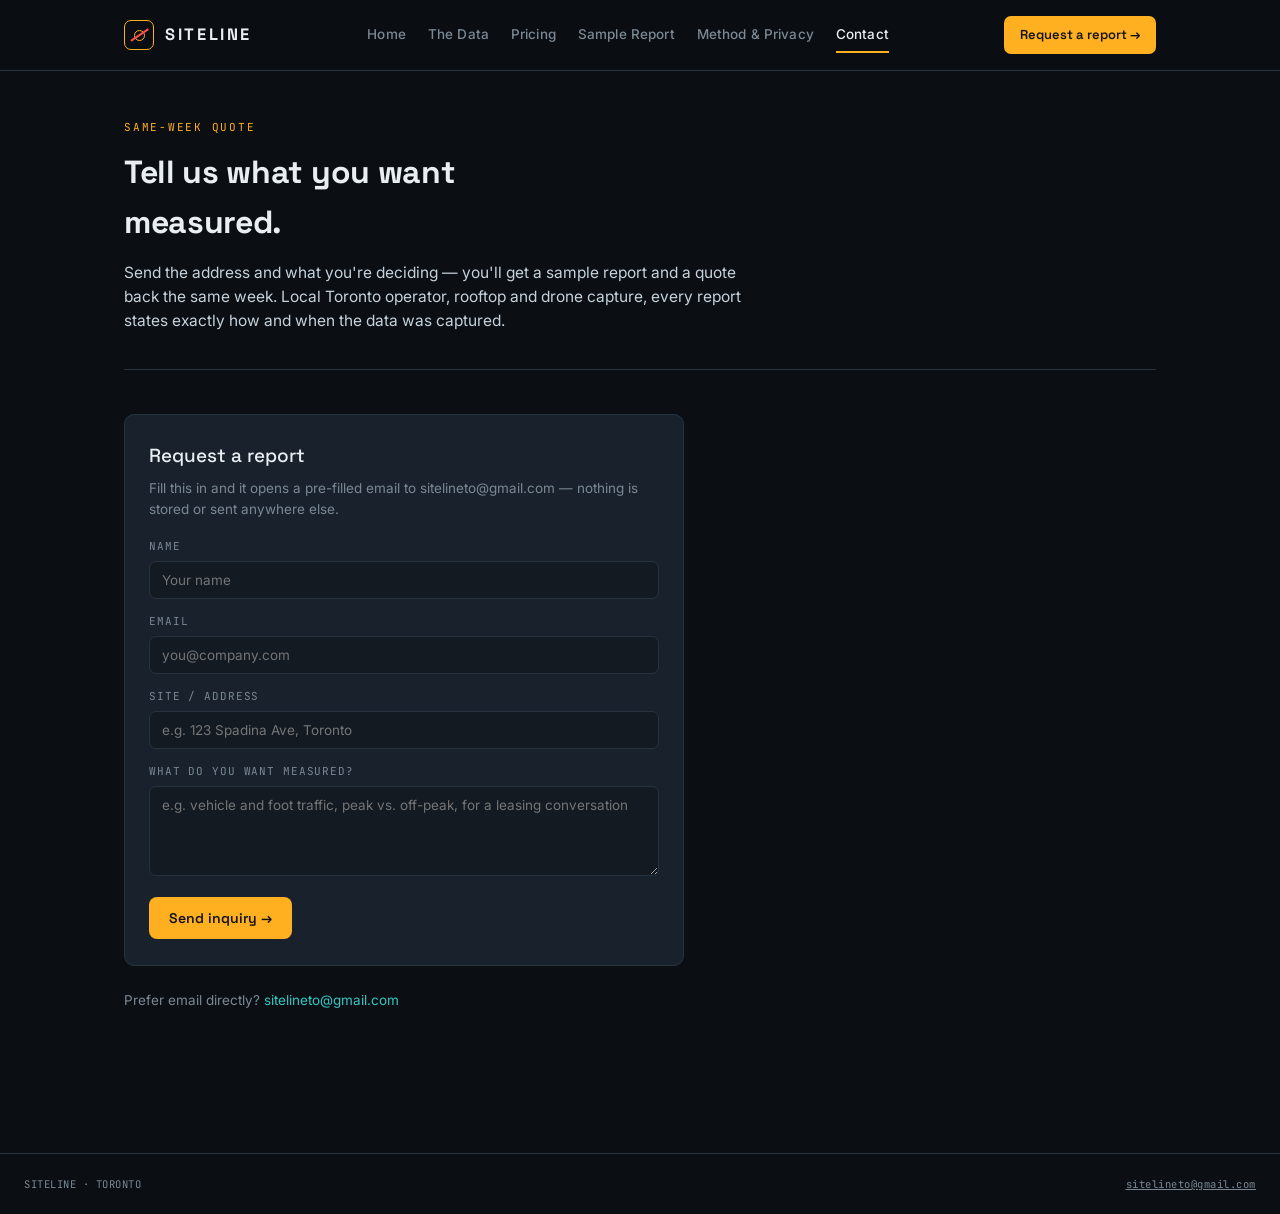
<file: contact.html>
<!doctype html>
<html lang="en">
<head>
<meta charset="utf-8">
<meta name="viewport" content="width=device-width, initial-scale=1">
<title>Contact — SITELINE</title>
<meta name="description" content="Tell SITELINE what you want measured. Get a sample report and a quote back the same week.">
<link rel="preconnect" href="https://fonts.googleapis.com">
<link rel="preconnect" href="https://fonts.gstatic.com" crossorigin>
<link href="https://fonts.googleapis.com/css2?family=Space+Grotesk:wght@500;700&family=Inter:wght@400;500&family=JetBrains+Mono:wght@400;700&display=swap" rel="stylesheet">
<link rel="stylesheet" href="assets/site.css">
</head>
<body>

<nav class="topnav">
  <div class="topnav-inner">
    <a class="topbrand" href="index.html"><div class="mark" aria-hidden="true"></div><span>SITELINE</span></a>
    <div class="toplinks">
      <a href="index.html">Home</a>
      <a href="data.html">The Data</a>
      <a href="pricing.html">Pricing</a>
      <a href="sample-report.html">Sample Report</a>
      <a href="method.html">Method &amp; Privacy</a>
      <a href="contact.html" class="active">Contact</a>
    </div>
    <a class="topcta" href="mailto:sitelineto@gmail.com?subject=SITELINE%20traffic%20profile%20request">Request a report →</a>
  </div>
</nav>

<div class="wrap">

  <div class="pagehero">
    <div class="kicker">Same-week quote</div>
    <h1>Tell us what you want measured.</h1>
    <p>Send the address and what you're deciding — you'll get a sample report and a quote back
      the same week. Local Toronto operator, rooftop and drone capture, every report states
      exactly how and when the data was captured.</p>
  </div>

  <div class="contactcard" style="max-width:560px">
    <h3>Request a report</h3>
    <p>Fill this in and it opens a pre-filled email to sitelineto@gmail.com — nothing is stored
      or sent anywhere else.</p>

    <form id="quoteForm">
      <div class="field">
        <label for="fname">Name</label>
        <input id="fname" type="text" placeholder="Your name" required>
      </div>
      <div class="field">
        <label for="femail">Email</label>
        <input id="femail" type="email" placeholder="you@company.com" required>
      </div>
      <div class="field">
        <label for="faddr">Site / address</label>
        <input id="faddr" type="text" placeholder="e.g. 123 Spadina Ave, Toronto">
      </div>
      <div class="field">
        <label for="fwhat">What do you want measured?</label>
        <textarea id="fwhat" placeholder="e.g. vehicle and foot traffic, peak vs. off-peak, for a leasing conversation"></textarea>
      </div>
      <button type="submit" class="btn-amber" style="border:none;cursor:pointer;font-size:14px">Send inquiry →</button>
    </form>
  </div>

  <p class="sub" style="max-width:560px">Prefer email directly? <a href="mailto:sitelineto@gmail.com" style="color:var(--teal);text-decoration:none">sitelineto@gmail.com</a></p>

</div>

<footer class="sitefoot">
  <span>SITELINE · TORONTO</span>
  <span><a href="mailto:sitelineto@gmail.com">sitelineto@gmail.com</a></span>
</footer>

<script>
document.getElementById('quoteForm').addEventListener('submit', function(e){
  e.preventDefault();
  var name = document.getElementById('fname').value;
  var email = document.getElementById('femail').value;
  var addr = document.getElementById('faddr').value;
  var what = document.getElementById('fwhat').value;
  var body = 'Name: ' + name + '\nEmail: ' + email + '\nSite/address: ' + addr + '\nWhat to measure: ' + what;
  var mailto = 'mailto:sitelineto@gmail.com?subject=' + encodeURIComponent('SITELINE report request — ' + (addr || name)) +
    '&body=' + encodeURIComponent(body);
  window.location.href = mailto;
});
</script>
</body>
</html>
</file>
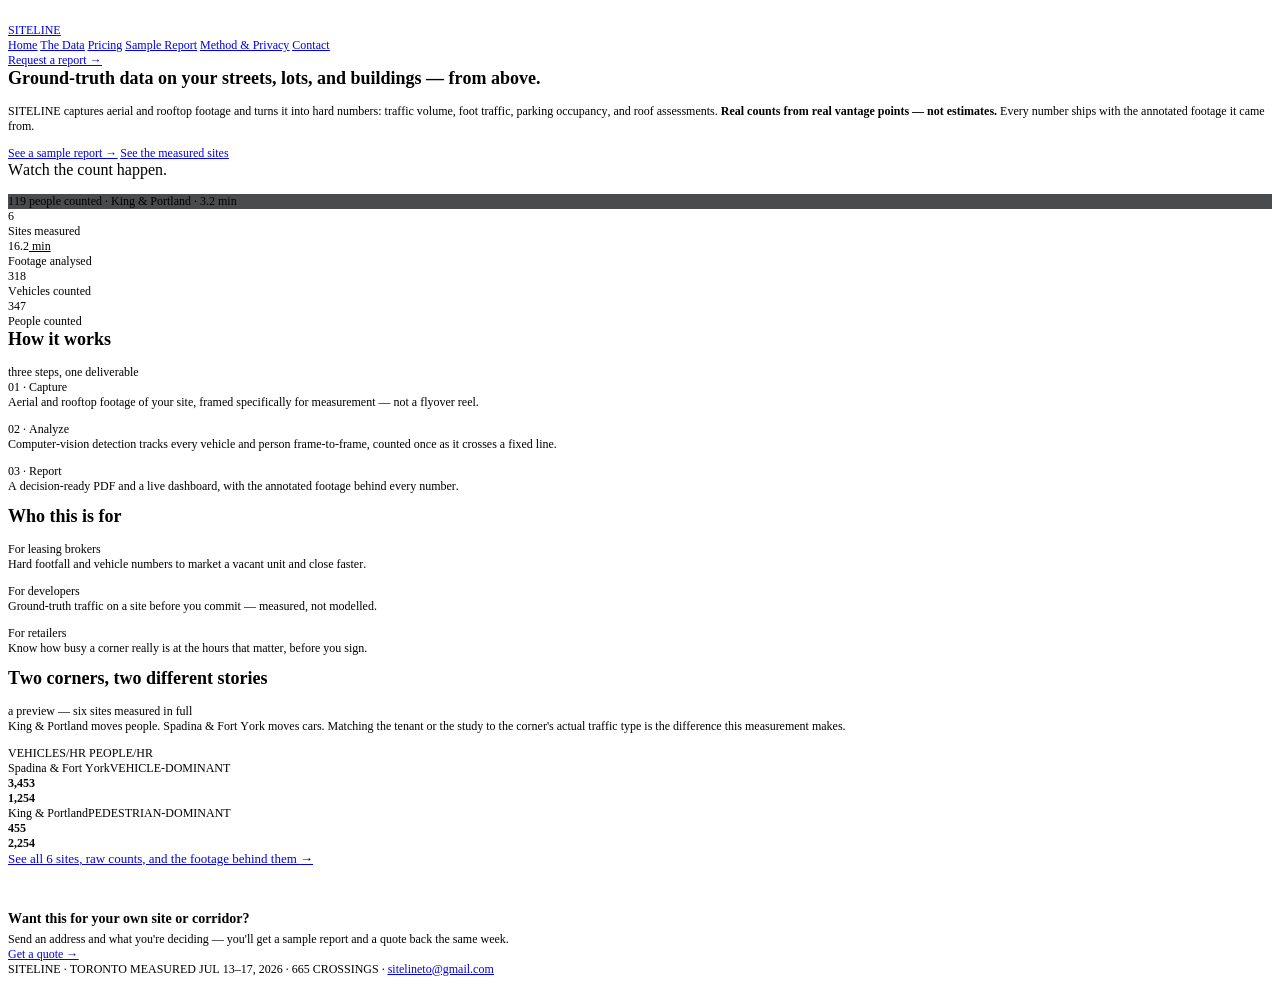
<file: index_backup.html>
<!DOCTYPE html PUBLIC "-//W3C//DTD HTML 4.01//EN" "http://www.w3.org/TR/html4/strict.dtd">
<html>
<head>
  <meta http-equiv="Content-Type" content="text/html; charset=utf-8">
  <meta http-equiv="Content-Style-Type" content="text/css">
  <title></title>
  <meta name="Description" content="Traffic counts, foot traffic, parking occupancy, and roof assessments from aerial and rooftop footage. Real counts from real vantage points — not estimates.">
  <meta name="Generator" content="Cocoa HTML Writer">
  <meta name="CocoaVersion" content="2575.6">
  <style type="text/css">
    p.p1 {margin: 0.0px 0.0px 0.0px 0.0px; font: 12.0px Times; color: #0000e9; -webkit-text-stroke: #0000e9; min-height: 14.0px}
    p.p2 {margin: 0.0px 0.0px 0.0px 0.0px; font: 12.0px Times; color: #0000e9; -webkit-text-stroke: #0000e9}
    p.p4 {margin: 0.0px 0.0px 12.0px 0.0px; font: 12.0px Times; -webkit-text-stroke: #000000}
    p.p5 {margin: 0.0px 0.0px 0.0px 0.0px; font: 16.0px 'Helvetica Neue'; -webkit-text-stroke: #000000}
    p.p6 {margin: 0.0px 0.0px 0.0px 0.0px; font: 12.0px Times; -webkit-text-stroke: #000000; min-height: 14.0px}
    p.p7 {margin: 0.0px 0.0px 0.0px 0.0px; font: 12.0px 'Helvetica Neue'; -webkit-text-stroke: #000000; background-color: #0b0d10; background-color: rgba(11, 13, 16, 0.74)}
    p.p8 {margin: 0.0px 0.0px 0.0px 0.0px; font: 12.0px Times; -webkit-text-stroke: #000000}
    p.p9 {margin: 0.0px 0.0px 44.0px 0.0px; font: 13.0px Times; -webkit-text-stroke: #000000}
    span.s1 {font-kerning: none}
    span.s2 {text-decoration: underline ; font-kerning: none}
    span.s3 {font-kerning: none; color: #000000; -webkit-text-stroke: 0px #000000}
    span.s4 {text-decoration: underline ; font-kerning: none; -webkit-text-stroke: 0px #0000e9}
    span.s5 {font: 12.0px 'Times New Roman'; text-decoration: underline ; font-kerning: none}
    span.s6 {font: 13.0px 'Times New Roman'; font-kerning: none; color: #000000; -webkit-text-stroke: 0px #000000}
  </style>
</head>
<body>
<p class="p1"><span class="s1"><a href="file:///Users/julian/siteline/index.html"></a></span><br></p>
<p class="p2"><span class="s2"><a href="file:///Users/julian/siteline/index.html">SITELINE</a></span></p>
<p class="p2"><span class="s2"><a href="file:///Users/julian/siteline/index.html">Home</a></span><span class="s3"> <a href="file:///Users/julian/siteline/data.html"><span class="s4">The Data</span></a> <a href="file:///Users/julian/siteline/pricing.html"><span class="s4">Pricing</span></a> <a href="file:///Users/julian/siteline/sample-report.html"><span class="s4">Sample Report</span></a> <a href="file:///Users/julian/siteline/method.html"><span class="s4">Method &amp; Privacy</span></a> <a href="file:///Users/julian/siteline/contact.html"><span class="s4">Contact</span></a></span></p>
<p class="p2"><span class="s2"><a href="mailto:sitelineto@gmail.com?subject=SITELINE%20traffic%20profile%20request">Request a report <span class="s5">→</span></a></span></p>
<h1 style="margin: 0.0px 0.0px 14.9px 0.0px; font: 18.0px Times; -webkit-text-stroke: #000000"><span class="s1"><b>Ground-truth data on your streets, lots, and buildings — from above.</b></span></h1>
<p class="p4"><span class="s1">SITELINE captures aerial and rooftop footage and turns it into hard numbers: traffic volume, foot traffic, parking occupancy, and roof assessments. <b>Real counts from real vantage points — not estimates.</b> Every number ships with the annotated footage it came from.</span></p>
<p class="p2"><span class="s2"><a href="file:///Users/julian/siteline/sample-report.html">See a sample report <span class="s5">→</span></a></span><span class="s3"> <a href="file:///Users/julian/siteline/data.html"><span class="s4">See the measured sites</span></a></span></p>
<p class="p5"><span class="s1">Watch the count happen.</span></p>
<p class="p6"><span class="s1"></span><br></p>
<p class="p7"><span class="s1">119 people counted · King &amp; Portland · 3.2 min</span></p>
<p class="p8"><span class="s1">6</span></p>
<p class="p8"><span class="s1">Sites measured</span></p>
<p class="p8"><span class="s1">16.2</span><span class="s2"> min</span></p>
<p class="p8"><span class="s1">Footage analysed</span></p>
<p class="p8"><span class="s1">318</span></p>
<p class="p8"><span class="s1">Vehicles counted</span></p>
<p class="p8"><span class="s1">347</span></p>
<p class="p8"><span class="s1">People counted</span></p>
<h2 style="margin: 0.0px 0.0px 14.9px 0.0px; font: 18.0px Times; -webkit-text-stroke: #000000"><span class="s1"><b>How it works</b></span></h2>
<p class="p8"><span class="s1">three steps, one deliverable</span></p>
<p class="p8"><span class="s1">01 · Capture</span></p>
<p class="p4"><span class="s1">Aerial and rooftop footage of your site, framed specifically for measurement — not a flyover reel.</span></p>
<p class="p8"><span class="s1">02 · Analyze</span></p>
<p class="p4"><span class="s1">Computer-vision detection tracks every vehicle and person frame-to-frame, counted once as it crosses a fixed line.</span></p>
<p class="p8"><span class="s1">03 · Report</span></p>
<p class="p4"><span class="s1">A decision-ready PDF and a live dashboard, with the annotated footage behind every number.</span></p>
<h2 style="margin: 0.0px 0.0px 14.9px 0.0px; font: 18.0px Times; -webkit-text-stroke: #000000"><span class="s1"><b>Who this is for</b></span></h2>
<p class="p8"><span class="s1">For leasing brokers</span></p>
<p class="p4"><span class="s1">Hard footfall and vehicle numbers to market a vacant unit and close faster.</span></p>
<p class="p8"><span class="s1">For developers</span></p>
<p class="p4"><span class="s1">Ground-truth traffic on a site before you commit — measured, not modelled.</span></p>
<p class="p8"><span class="s1">For retailers</span></p>
<p class="p4"><span class="s1">Know how busy a corner really is at the hours that matter, before you sign.</span></p>
<h2 style="margin: 0.0px 0.0px 14.9px 0.0px; font: 18.0px Times; -webkit-text-stroke: #000000"><span class="s1"><b>Two corners, two different stories</b></span></h2>
<p class="p8"><span class="s1">a preview — six sites measured in full</span></p>
<p class="p4"><span class="s1">King &amp; Portland moves people. Spadina &amp; Fort York moves cars. Matching the tenant or the study to the corner's actual traffic type is the difference this measurement makes.</span></p>
<p class="p8"><span class="s1">VEHICLES/HR PEOPLE/HR</span></p>
<p class="p8"><span class="s1">Spadina &amp; Fort YorkVEHICLE-DOMINANT</span></p>
<p class="p8"><span class="s1"><b>3,453</b><b></b></span></p>
<p class="p8"><span class="s1"><b>1,254</b><b></b></span></p>
<p class="p8"><span class="s1">King &amp; PortlandPEDESTRIAN-DOMINANT</span></p>
<p class="p8"><span class="s1"><b>455</b><b></b></span></p>
<p class="p8"><span class="s1"><b>2,254</b><b></b></span></p>
<p class="p9"><span class="s1"><a href="file:///Users/julian/siteline/data.html">See all 6 sites, raw counts, and the footage behind them <span class="s6">→</span></a></span></p>
<h3 style="margin: 0.0px 0.0px 5.0px 0.0px; font: 14.0px Times; -webkit-text-stroke: #000000"><span class="s1"><b>Want this for your own site or corridor?</b></span></h3>
<p class="p8"><span class="s1">Send an address and what you're deciding — you'll get a sample report and a quote back the same week.</span></p>
<p class="p2"><span class="s2"><a href="file:///Users/julian/siteline/contact.html">Get a quote <span class="s5">→</span></a></span></p>
<p class="p8"><span class="s1">SITELINE · TORONTO MEASURED JUL 13–17, 2026 · 665 CROSSINGS · <a href="mailto:sitelineto@gmail.com"><span class="s2">sitelineto@gmail.com</span></a></span></p>
</body>
</html>
</file>
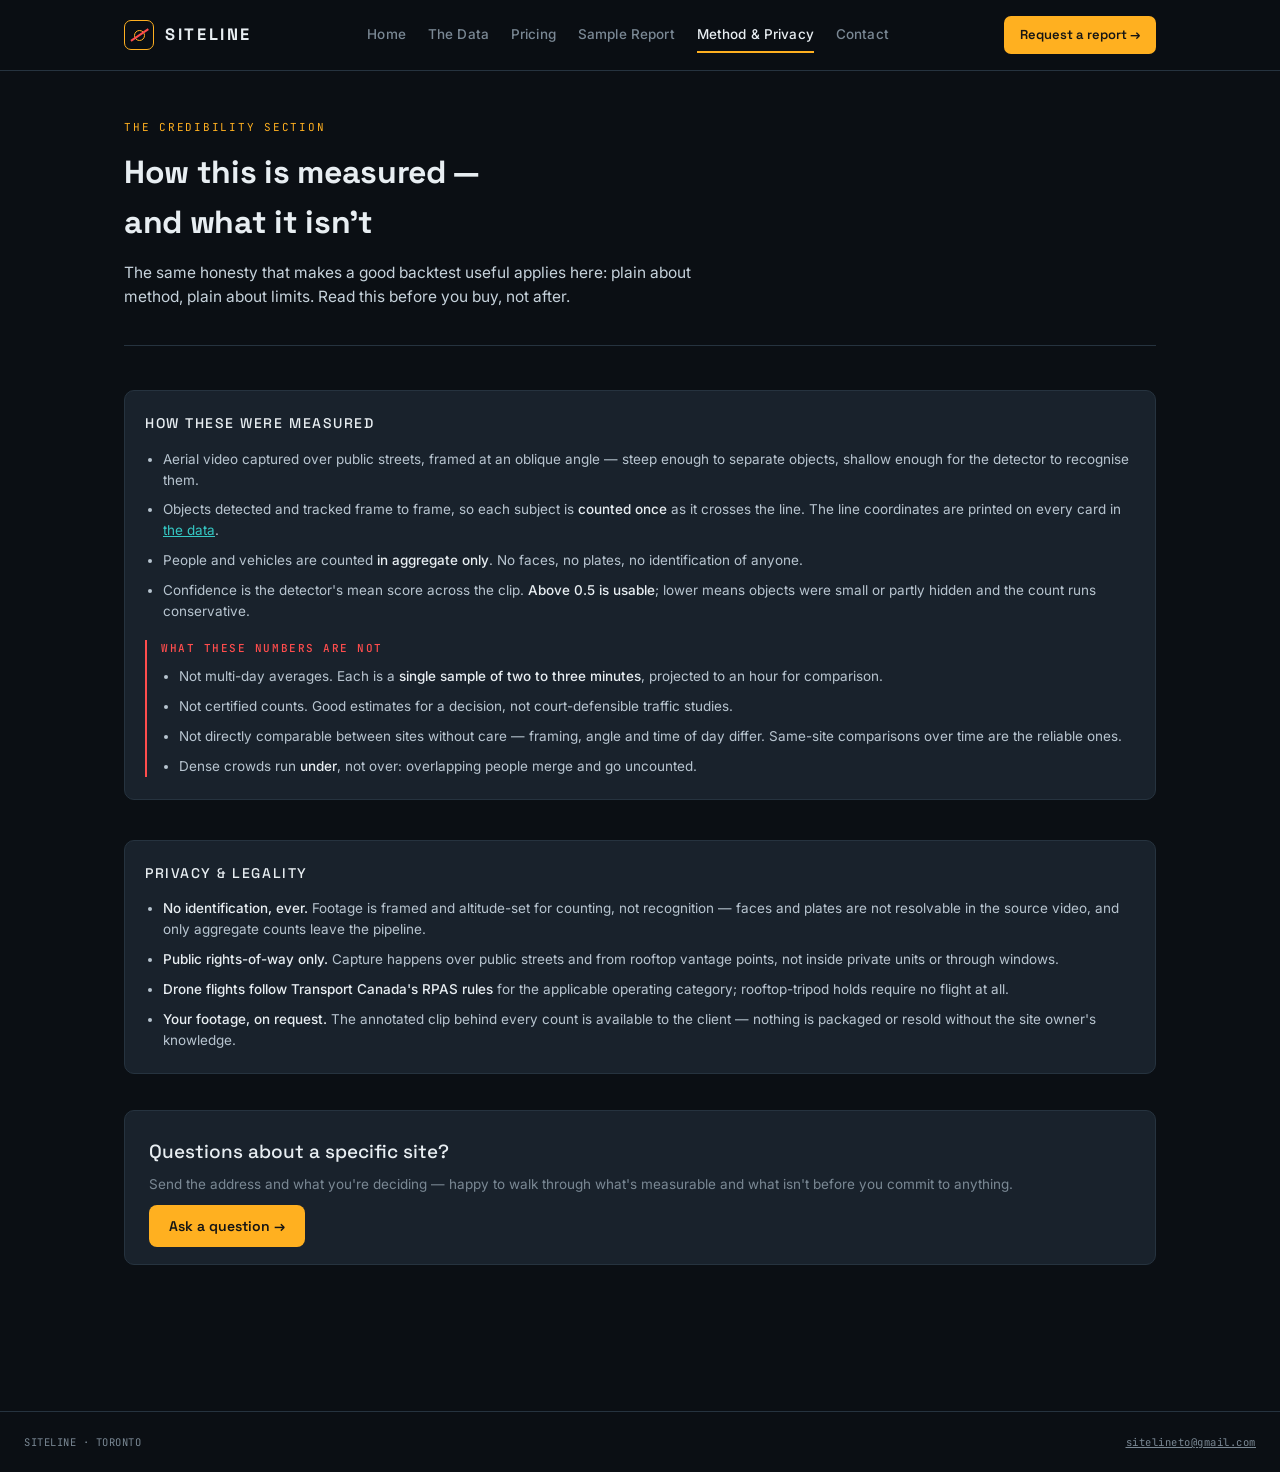
<file: method.html>
<!doctype html>
<html lang="en">
<head>
<meta charset="utf-8">
<meta name="viewport" content="width=device-width, initial-scale=1">
<title>Method &amp; Privacy — SITELINE</title>
<meta name="description" content="How SITELINE measures traffic from aerial footage, what the numbers are and are not, and how privacy and drone-flight legality are handled.">
<link rel="preconnect" href="https://fonts.googleapis.com">
<link rel="preconnect" href="https://fonts.gstatic.com" crossorigin>
<link href="https://fonts.googleapis.com/css2?family=Space+Grotesk:wght@500;700&family=Inter:wght@400;500&family=JetBrains+Mono:wght@400;700&display=swap" rel="stylesheet">
<link rel="stylesheet" href="assets/site.css">
</head>
<body>

<nav class="topnav">
  <div class="topnav-inner">
    <a class="topbrand" href="index.html"><div class="mark" aria-hidden="true"></div><span>SITELINE</span></a>
    <div class="toplinks">
      <a href="index.html">Home</a>
      <a href="data.html">The Data</a>
      <a href="pricing.html">Pricing</a>
      <a href="sample-report.html">Sample Report</a>
      <a href="method.html" class="active">Method &amp; Privacy</a>
      <a href="contact.html">Contact</a>
    </div>
    <a class="topcta" href="mailto:sitelineto@gmail.com?subject=SITELINE%20traffic%20profile%20request">Request a report →</a>
  </div>
</nav>

<div class="wrap">

  <div class="pagehero">
    <div class="kicker">The credibility section</div>
    <h1>How this is measured — and what it isn't</h1>
    <p>The same honesty that makes a good backtest useful applies here: plain about method, plain
      about limits. Read this before you buy, not after.</p>
  </div>

  <section class="method" style="margin-top:0">
    <h2>How these were measured</h2>
    <ul>
      <li>Aerial video captured over public streets, framed at an oblique angle — steep enough to
        separate objects, shallow enough for the detector to recognise them.</li>
      <li>Objects detected and tracked frame to frame, so each subject is <b>counted once</b> as it
        crosses the line. The line coordinates are printed on every card in <a href="data.html" style="color:var(--teal)">the data</a>.</li>
      <li>People and vehicles are counted <b>in aggregate only</b>. No faces, no plates, no
        identification of anyone.</li>
      <li>Confidence is the detector's mean score across the clip. <b>Above 0.5 is usable</b>; lower
        means objects were small or partly hidden and the count runs conservative.</li>
    </ul>

    <div class="limits">
      <h3>What these numbers are not</h3>
      <ul>
        <li>Not multi-day averages. Each is a <b>single sample of two to three minutes</b>,
          projected to an hour for comparison.</li>
        <li>Not certified counts. Good estimates for a decision, not court-defensible traffic
          studies.</li>
        <li>Not directly comparable between sites without care — framing, angle and time of day
          differ. Same-site comparisons over time are the reliable ones.</li>
        <li>Dense crowds run <b>under</b>, not over: overlapping people merge and go uncounted.</li>
      </ul>
    </div>
  </section>

  <section class="method">
    <h2>Privacy &amp; legality</h2>
    <ul>
      <li><b>No identification, ever.</b> Footage is framed and altitude-set for counting, not
        recognition — faces and plates are not resolvable in the source video, and only aggregate
        counts leave the pipeline.</li>
      <li><b>Public rights-of-way only.</b> Capture happens over public streets and from rooftop
        vantage points, not inside private units or through windows.</li>
      <li><b>Drone flights follow Transport Canada's RPAS rules</b> for the applicable operating
        category; rooftop-tripod holds require no flight at all.</li>
      <li><b>Your footage, on request.</b> The annotated clip behind every count is available to the
        client — nothing is packaged or resold without the site owner's knowledge.</li>
    </ul>
  </section>

  <div class="contactcard" style="margin-top:36px">
    <h3>Questions about a specific site?</h3>
    <p>Send the address and what you're deciding — happy to walk through what's measurable and
      what isn't before you commit to anything.</p>
    <a class="btn-amber" href="contact.html">Ask a question →</a>
  </div>

</div>

<footer class="sitefoot">
  <span>SITELINE · TORONTO</span>
  <span><a href="mailto:sitelineto@gmail.com">sitelineto@gmail.com</a></span>
</footer>

</body>
</html>
</file>
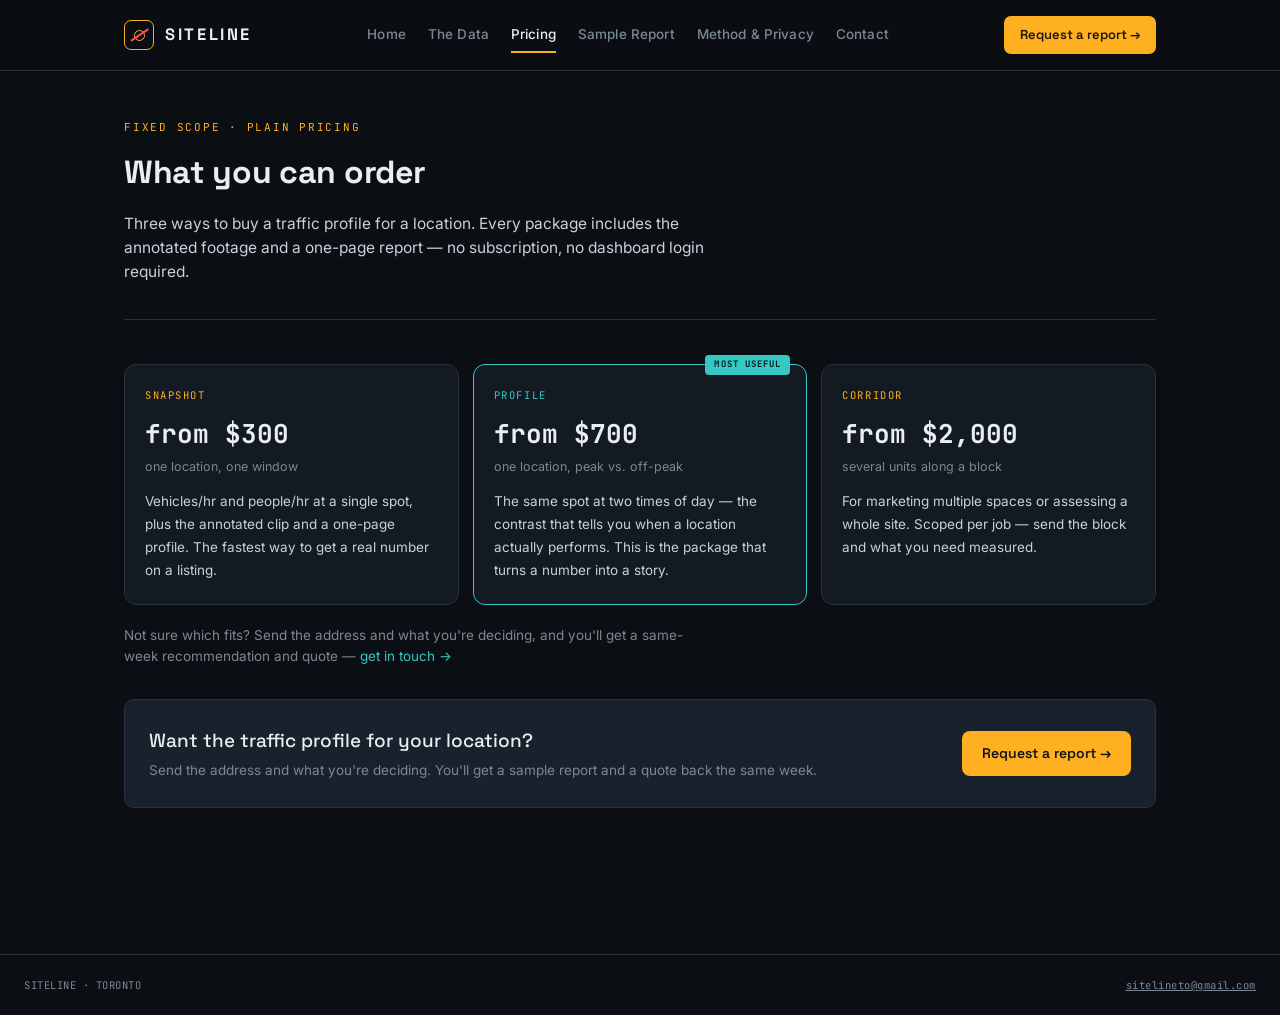
<file: pricing.html>
<!doctype html>
<html lang="en">
<head>
<meta charset="utf-8">
<meta name="viewport" content="width=device-width, initial-scale=1">
<title>Pricing — SITELINE</title>
<meta name="description" content="Three ways to buy a traffic profile for a location: Snapshot, Profile, and Corridor. Fixed scope, plain pricing.">
<link rel="preconnect" href="https://fonts.googleapis.com">
<link rel="preconnect" href="https://fonts.gstatic.com" crossorigin>
<link href="https://fonts.googleapis.com/css2?family=Space+Grotesk:wght@500;700&family=Inter:wght@400;500&family=JetBrains+Mono:wght@400;700&display=swap" rel="stylesheet">
<link rel="stylesheet" href="assets/site.css">
</head>
<body>

<nav class="topnav">
  <div class="topnav-inner">
    <a class="topbrand" href="index.html"><div class="mark" aria-hidden="true"></div><span>SITELINE</span></a>
    <div class="toplinks">
      <a href="index.html">Home</a>
      <a href="data.html">The Data</a>
      <a href="pricing.html" class="active">Pricing</a>
      <a href="sample-report.html">Sample Report</a>
      <a href="method.html">Method &amp; Privacy</a>
      <a href="contact.html">Contact</a>
    </div>
    <a class="topcta" href="mailto:sitelineto@gmail.com?subject=SITELINE%20traffic%20profile%20request">Request a report →</a>
  </div>
</nav>

<div class="wrap">

  <div class="pagehero">
    <div class="kicker">Fixed scope · plain pricing</div>
    <h1>What you can order</h1>
    <p>Three ways to buy a traffic profile for a location. Every package includes the annotated
      footage and a one-page report — no subscription, no dashboard login required.</p>
  </div>

  <div class="pricegrid">
    <div class="pricecard">
      <div class="k">Snapshot</div>
      <div class="price">from $300</div>
      <div class="scope">one location, one window</div>
      <div class="desc">Vehicles/hr and people/hr at a single spot, plus the annotated clip and a
        one-page profile. The fastest way to get a real number on a listing.</div>
    </div>
    <div class="pricecard hi">
      <div class="badge">MOST USEFUL</div>
      <div class="k">Profile</div>
      <div class="price">from $700</div>
      <div class="scope">one location, peak vs. off-peak</div>
      <div class="desc">The same spot at two times of day — the contrast that tells you when a
        location actually performs. This is the package that turns a number into a story.</div>
    </div>
    <div class="pricecard">
      <div class="k">Corridor</div>
      <div class="price">from $2,000</div>
      <div class="scope">several units along a block</div>
      <div class="desc">For marketing multiple spaces or assessing a whole site. Scoped per job —
        send the block and what you need measured.</div>
    </div>
  </div>

  <p class="sub">Not sure which fits? Send the address and what you're deciding, and you'll get a
    same-week recommendation and quote — <a href="contact.html" style="color:var(--teal);text-decoration:none">get in touch →</a></p>

  <div class="contactcard" style="display:flex;justify-content:space-between;align-items:center;gap:18px;flex-wrap:wrap;margin-top:32px">
    <div>
      <h3 style="margin-bottom:5px">Want the traffic profile for your location?</h3>
      <p style="margin:0">Send the address and what you're deciding. You'll get a sample report and
        a quote back the same week.</p>
    </div>
    <a class="btn-amber" href="mailto:sitelineto@gmail.com?subject=SITELINE%20traffic%20profile%20request&body=Location%2Faddress%3A%0AWhat%20you%20want%20measured%3A%0ATiming%20(peak%2C%20off-peak%2C%20both)%3A">Request a report →</a>
  </div>

</div>

<footer class="sitefoot">
  <span>SITELINE · TORONTO</span>
  <span><a href="mailto:sitelineto@gmail.com">sitelineto@gmail.com</a></span>
</footer>

</body>
</html>
</file>
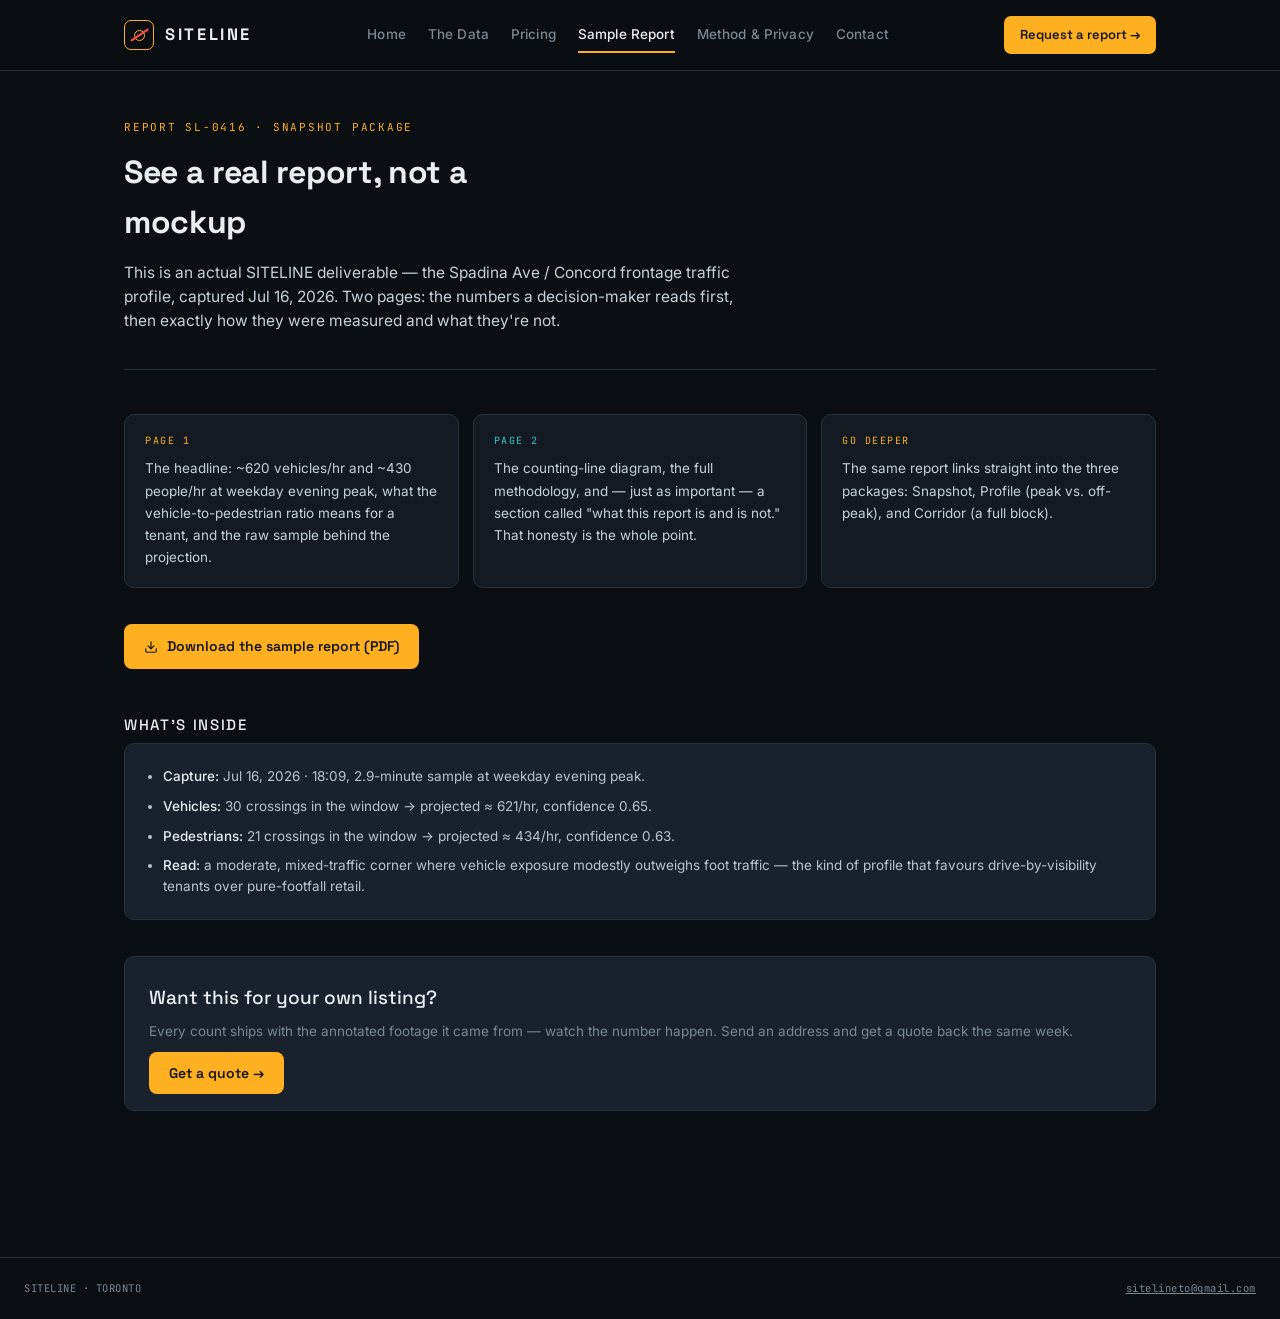
<file: sample-report.html>
<!doctype html>
<html lang="en">
<head>
<meta charset="utf-8">
<meta name="viewport" content="width=device-width, initial-scale=1">
<title>Sample report — SITELINE</title>
<meta name="description" content="A real SITELINE traffic profile for a Spadina Ave retail frontage — vehicles, pedestrians, method, and pricing.">
<link rel="preconnect" href="https://fonts.googleapis.com">
<link rel="preconnect" href="https://fonts.gstatic.com" crossorigin>
<link href="https://fonts.googleapis.com/css2?family=Space+Grotesk:wght@500;700&family=Inter:wght@400;500&family=JetBrains+Mono:wght@400;700&display=swap" rel="stylesheet">
<link rel="stylesheet" href="assets/site.css">
</head>
<body>

<nav class="topnav">
  <div class="topnav-inner">
    <a class="topbrand" href="index.html"><div class="mark" aria-hidden="true"></div><span>SITELINE</span></a>
    <div class="toplinks">
      <a href="index.html">Home</a>
      <a href="data.html">The Data</a>
      <a href="pricing.html">Pricing</a>
      <a href="sample-report.html" class="active">Sample Report</a>
      <a href="method.html">Method &amp; Privacy</a>
      <a href="contact.html">Contact</a>
    </div>
    <a class="topcta" href="mailto:sitelineto@gmail.com?subject=SITELINE%20traffic%20profile%20request">Request a report →</a>
  </div>
</nav>

<div class="wrap">

  <div class="pagehero">
    <div class="kicker">Report SL-0416 · Snapshot package</div>
    <h1>See a real report, not a mockup</h1>
    <p>This is an actual SITELINE deliverable — the Spadina Ave / Concord frontage traffic
      profile, captured Jul 16, 2026. Two pages: the numbers a decision-maker reads first, then
      exactly how they were measured and what they're not.</p>
  </div>

  <div class="grid3" style="margin-bottom:36px">
    <div class="card3">
      <div class="k">Page 1</div>
      <p>The headline: ~620 vehicles/hr and ~430 people/hr at weekday evening peak, what the
        vehicle-to-pedestrian ratio means for a tenant, and the raw sample behind the projection.</p>
    </div>
    <div class="card3">
      <div class="k teal">Page 2</div>
      <p>The counting-line diagram, the full methodology, and — just as important — a section
        called "what this report is and is not." That honesty is the whole point.</p>
    </div>
    <div class="card3">
      <div class="k">Go deeper</div>
      <p>The same report links straight into the three packages: Snapshot, Profile (peak vs.
        off-peak), and Corridor (a full block).</p>
    </div>
  </div>

  <div style="margin:0 0 44px">
    <a href="SITELINE_sample_report.pdf" target="_blank" rel="noopener" class="btn-amber"
      style="display:inline-flex;align-items:center;gap:9px">
      <svg width="14" height="14" viewBox="0 0 24 24" fill="none" stroke="currentColor" stroke-width="2"
        stroke-linecap="round" stroke-linejoin="round">
        <path d="M21 15v4a2 2 0 0 1-2 2H5a2 2 0 0 1-2-2v-4"/><polyline points="7 10 12 15 17 10"/>
        <line x1="12" y1="15" x2="12" y2="3"/>
      </svg>
      Download the sample report (PDF)
    </a>
  </div>

  <div class="shead"><h2>What's inside</h2></div>
  <div class="method" style="margin-top:0">
    <ul>
      <li><b>Capture:</b> Jul 16, 2026 · 18:09, 2.9-minute sample at weekday evening peak.</li>
      <li><b>Vehicles:</b> 30 crossings in the window → projected ≈ 621/hr, confidence 0.65.</li>
      <li><b>Pedestrians:</b> 21 crossings in the window → projected ≈ 434/hr, confidence 0.63.</li>
      <li><b>Read:</b> a moderate, mixed-traffic corner where vehicle exposure modestly outweighs
        foot traffic — the kind of profile that favours drive-by-visibility tenants over
        pure-footfall retail.</li>
    </ul>
  </div>

  <div class="contactcard" style="margin-top:36px">
    <h3>Want this for your own listing?</h3>
    <p>Every count ships with the annotated footage it came from — watch the number happen. Send
      an address and get a quote back the same week.</p>
    <a class="btn-amber" href="contact.html">Get a quote →</a>
  </div>

</div>

<footer class="sitefoot">
  <span>SITELINE · TORONTO</span>
  <span><a href="mailto:sitelineto@gmail.com">sitelineto@gmail.com</a></span>
</footer>

</body>
</html>
</file>
<file: assets/site.css>
/* ===========================================================
   SITELINE — shared stylesheet for the multi-page site
   One file, linked from every page, so edits happen once.
   =========================================================== */
:root{
  --void:#0B0F14;
  --panel:#131A22;
  --panel2:#19222C;
  --rule:#26333F;
  --ink:#E8EEF2;
  --dim:#7A8894;
  --amber:#FFB020;   /* vehicles */
  --teal:#35C8C4;    /* people */
  --linered:#FF4D4D; /* the counting line */
}
*{box-sizing:border-box}
html{scroll-behavior:smooth}
body{
  margin:0;background:var(--void);color:var(--ink);
  font-family:'Inter',system-ui,sans-serif;line-height:1.55;
  -webkit-font-smoothing:antialiased;
}
body.locked{overflow:hidden}
.wrap{max-width:1080px;margin:0 auto;padding:0 24px 88px}
.mono{font-family:'JetBrains Mono',monospace}
h1,h2,h3{font-family:'Space Grotesk',sans-serif;margin:0}
a{color:inherit}
:focus-visible{outline:2px solid var(--teal);outline-offset:2px}

/* ---------- top nav (shared across every page) ---------- */
.topnav{border-bottom:1px solid var(--rule);position:sticky;top:0;z-index:40;
  background:rgba(11,15,20,.92);backdrop-filter:blur(8px)}
.topnav-inner{max-width:1080px;margin:0 auto;padding:16px 24px;
  display:flex;align-items:center;justify-content:space-between;gap:20px;flex-wrap:wrap}
.topbrand{display:flex;align-items:center;gap:11px;text-decoration:none;color:var(--ink)}
.mark{width:30px;height:30px;flex:none;border:1.5px solid var(--amber);border-radius:7px;
  display:grid;place-items:center;position:relative;overflow:hidden}
.mark:before{content:"";width:9px;height:9px;border:1.5px solid var(--amber);border-radius:50%}
.mark:after{content:"";position:absolute;width:21px;height:1.5px;background:var(--linered);
  transform:rotate(-34deg)}
.topbrand span{font-family:'Space Grotesk',sans-serif;font-size:16.5px;font-weight:700;
  letter-spacing:.16em}
.toplinks{display:flex;align-items:center;gap:22px;flex-wrap:wrap}
.toplinks a{text-decoration:none;color:var(--dim);font-size:13.5px;font-weight:500;
  letter-spacing:.01em;padding:6px 0;border-bottom:2px solid transparent;transition:color .15s,border-color .15s}
.toplinks a:hover{color:var(--ink)}
.toplinks a.active{color:var(--ink);border-bottom-color:var(--amber)}
.topcta{background:var(--amber);color:#141414;text-decoration:none;font-weight:600;
  font-size:13px;padding:9px 16px;border-radius:7px;white-space:nowrap;flex:none;
  font-family:'Space Grotesk',sans-serif;transition:filter .15s}
.topcta:hover{filter:brightness(1.07)}
@media (max-width:800px){
  .toplinks{order:3;width:100%;gap:16px;padding-top:4px;justify-content:flex-start}
}

/* ---------- shared footer ---------- */
.sitefoot{margin-top:34px;padding:22px 24px;border-top:1px solid var(--rule);
  display:flex;justify-content:space-between;gap:16px;flex-wrap:wrap;
  font-family:'JetBrains Mono',monospace;font-size:10.5px;color:var(--dim);letter-spacing:.05em}
.sitefoot a{color:var(--dim);text-decoration:underline}

/* ---------- page hero (sub-pages: Pricing, Sample Report, Method, Contact) ---------- */
.pagehero{padding:48px 0 20px;border-bottom:1px solid var(--rule);margin-bottom:44px}
.pagehero .kicker{font-family:'JetBrains Mono',monospace;font-size:11px;letter-spacing:.16em;
  text-transform:uppercase;color:var(--amber);margin-bottom:12px}
.pagehero h1{font-size:32px;font-weight:700;letter-spacing:-.01em;max-width:20ch}
.pagehero p{font-size:15.5px;color:#C6D2DB;max-width:62ch;margin-top:14px}

/* ---------- home hero ---------- */
.hero{padding:56px 0 8px}
.hero h1{font-size:38px;line-height:1.2;font-weight:700;max-width:16ch;letter-spacing:-.01em}
.hero .lede{margin:20px 0 28px;font-size:16.5px;max-width:60ch;color:#C6D2DB}
.hero .lede strong{color:var(--ink);font-weight:500}
.herobtns{display:flex;gap:12px;flex-wrap:wrap;margin-bottom:8px}
.btn-amber{background:var(--amber);color:#141414;text-decoration:none;font-weight:600;
  font-size:14px;padding:12px 20px;border-radius:8px;font-family:'Space Grotesk',sans-serif}
.btn-ghost{background:transparent;color:var(--ink);text-decoration:none;font-weight:500;
  font-size:14px;padding:12px 20px;border-radius:8px;border:1px solid var(--rule);
  font-family:'Space Grotesk',sans-serif}

/* ---------- totals ---------- */
.totals{display:grid;grid-template-columns:repeat(4,1fr);gap:1px;background:var(--rule);
  border:1px solid var(--rule);border-radius:10px;overflow:hidden;margin:32px 0 56px}
.tot{background:var(--panel);padding:15px 16px}
.tot .n{font-family:'JetBrains Mono',monospace;font-size:25px;font-weight:700;line-height:1}
.tot .n u{text-decoration:none;font-size:13px;color:var(--dim);font-weight:400}
.tot .l{color:var(--dim);font-size:10px;letter-spacing:.15em;text-transform:uppercase;
  font-family:'JetBrains Mono',monospace;margin-top:8px}

/* ---------- section head ---------- */
.shead{display:flex;align-items:baseline;gap:12px;margin:0 0 6px;flex-wrap:wrap}
.shead h2{font-size:15px;letter-spacing:.11em;text-transform:uppercase;font-weight:500}
.shead .hint{color:var(--dim);font-size:12.5px}
.sub{color:var(--dim);font-size:13.5px;margin:0 0 20px;max-width:64ch}

/* ---------- three-up feature/use-case grid (reused on several pages) ---------- */
.grid3{display:grid;grid-template-columns:repeat(3,1fr);gap:14px;margin-bottom:20px}
.card3{background:var(--panel);border:1px solid var(--rule);border-radius:10px;padding:18px 20px}
.card3 .k{font-family:'JetBrains Mono',monospace;font-size:10px;letter-spacing:.15em;
  text-transform:uppercase;color:var(--amber);margin-bottom:9px}
.card3 .k.teal{color:var(--teal)}
.card3 p{font-size:13.5px;color:#C6D2DB;line-height:1.65;margin:0}
@media (max-width:760px){.grid3{grid-template-columns:1fr}}

/* ---------- profile comparison ---------- */
.profile{background:var(--panel);border:1px solid var(--rule);border-radius:10px;
  padding:20px 18px;margin-bottom:44px}
.key{display:flex;gap:18px;justify-content:flex-end;margin-bottom:16px;
  font-family:'JetBrains Mono',monospace;font-size:10.5px;letter-spacing:.1em;color:var(--dim)}
.key i{display:inline-block;width:9px;height:9px;border-radius:2px;margin-right:6px}
.prow{margin-bottom:15px}
.prow:last-child{margin-bottom:0}
.pname{font-size:13px;margin-bottom:6px;display:flex;justify-content:space-between;gap:10px}
.pname span:last-child{color:var(--dim);font-family:'JetBrains Mono',monospace;font-size:10.5px}
.bars{display:grid;gap:3px;padding-right:72px;position:relative}
.bar{height:9px;border-radius:2px;position:relative;background:#1E2833}
.bar i{position:absolute;inset:0 auto 0 0;border-radius:2px;display:block}
.bar b{position:absolute;left:calc(var(--w) + 8px);top:-4px;font-family:'JetBrains Mono',monospace;
  font-size:10px;font-weight:400;color:var(--dim);white-space:nowrap}
@media (max-width:480px){.bars{padding-right:56px}}

/* ---------- site cards ---------- */
.site{background:var(--panel);border:1px solid var(--rule);border-radius:10px;
  padding:18px;margin-bottom:14px;display:grid;grid-template-columns:200px 1fr;gap:20px}
.schem{align-self:start}
.schem svg{width:100%;height:auto;display:block;border-radius:6px;background:#0E141A;
  border:1px solid var(--rule)}
.schem .cap{font-family:'JetBrains Mono',monospace;font-size:9.5px;color:var(--dim);
  margin-top:7px;line-height:1.6;letter-spacing:.02em}

/* ---------- footage thumbnails (replace the schematic line diagrams) ---------- */
.thumbstack{display:flex;flex-direction:column;gap:10px}
.thumb{position:relative;display:block;width:100%;padding:0;margin:0;cursor:pointer;
  border-radius:8px;overflow:hidden;background:#05080B;text-align:left;
  border:1px solid var(--rule);transition:border-color .15s}
.thumb video{width:100%;aspect-ratio:16/10;object-fit:cover;display:block;pointer-events:none;
  background:#05080B}
.thumb .tlabel{position:absolute;top:8px;left:8px;font-family:'JetBrains Mono',monospace;
  font-size:9px;letter-spacing:.12em;font-weight:700;padding:3px 7px;border-radius:4px;
  color:#0B0F14;text-transform:uppercase}
.thumb.v .tlabel{background:var(--amber)} .thumb.p .tlabel{background:var(--teal)}
.thumb.v:hover{border-color:var(--amber)} .thumb.p:hover{border-color:var(--teal)}
.thumb .tplay{position:absolute;inset:0;display:grid;place-items:center;
  background:rgba(5,8,11,.25);opacity:0;transition:opacity .15s}
.thumb .tplay svg{width:30px;height:30px;color:#fff;filter:drop-shadow(0 1px 4px rgba(0,0,0,.5))}
.thumb:hover .tplay{opacity:1;background:rgba(5,8,11,.4)}
.thumb .tstat{position:absolute;bottom:0;left:0;right:0;padding:6px 8px;
  background:linear-gradient(0deg,rgba(5,8,11,.85),transparent);
  font-family:'JetBrains Mono',monospace;font-size:9.5px;color:#DCE4EA;letter-spacing:.02em}
.sitehead{display:flex;justify-content:space-between;align-items:baseline;gap:12px;
  flex-wrap:wrap;margin-bottom:14px;padding-bottom:12px;border-bottom:1px solid var(--rule)}
.sitehead h3{font-size:16.5px;font-weight:500}
.when{font-family:'JetBrains Mono',monospace;font-size:11px;color:var(--dim);letter-spacing:.05em}
.metrics{display:grid;grid-template-columns:1fr 1fr;gap:16px}
.m .head{font-family:'JetBrains Mono',monospace;font-size:10px;letter-spacing:.14em;
  text-transform:uppercase;margin-bottom:9px}
.m.v .head{color:var(--amber)} .m.p .head{color:var(--teal)}
.raw{font-family:'JetBrains Mono',monospace;font-weight:700;font-size:23px;line-height:1.15}
.raw small{font-size:12px;font-weight:400;color:var(--dim);display:block;margin-top:3px;
  letter-spacing:.02em}
.est{margin-top:10px;font-family:'JetBrains Mono',monospace;font-size:12px;color:#AFBCC7}
.est em{font-style:normal;color:var(--dim);font-size:10.5px;display:block;margin-top:2px}
.conf{margin-top:11px;display:flex;align-items:center;gap:8px;
  font-family:'JetBrains Mono',monospace;font-size:10px;color:var(--dim)}
.meter{flex:1;max-width:74px;height:4px;background:#1E2833;border-radius:2px;overflow:hidden}
.meter i{display:block;height:100%;border-radius:2px}
.m.v .meter i{background:var(--amber)} .m.p .meter i{background:var(--teal)}
.classes{font-family:'JetBrains Mono',monospace;font-size:10.5px;color:var(--dim);
  margin-top:9px;line-height:1.7}

/* ---------- the proof button ---------- */
.proof{margin-top:12px;display:inline-flex;align-items:center;gap:8px;cursor:pointer;
  background:transparent;border:1px solid var(--rule);border-radius:6px;
  padding:7px 11px 7px 8px;color:var(--dim);
  font-family:'JetBrains Mono',monospace;font-size:10px;letter-spacing:.13em;
  transition:border-color .15s, color .15s, background .15s}
.proof svg{width:13px;height:13px;flex:none;transition:transform .15s}
.m.v .proof:hover{border-color:var(--amber);color:var(--amber);background:rgba(255,176,32,.07)}
.m.p .proof:hover{border-color:var(--teal);color:var(--teal);background:rgba(53,200,196,.07)}
.proof:hover svg{transform:scale(1.15)}

.note{grid-column:1/-1;border-top:1px solid var(--rule);margin-top:4px;padding-top:12px;
  font-size:12.5px;color:#9FB0BC}
.note b{color:var(--ink);font-weight:500}

/* ---------- method / limits / privacy ---------- */
.method{background:var(--panel2);border:1px solid var(--rule);border-radius:10px;
  padding:22px 20px;margin-top:40px}
.method h2{font-size:14px;letter-spacing:.11em;text-transform:uppercase;margin-bottom:14px;
  font-weight:500}
.method ul{margin:0;padding-left:18px;font-size:13.5px;color:#B8C5D0}
.method li{margin-bottom:9px}
.method li:last-child{margin-bottom:0}
.method b{color:var(--ink);font-weight:500}
.limits{border-left:2px solid var(--linered);padding-left:14px;margin-top:18px}
.limits h3{font-size:11px;letter-spacing:.14em;text-transform:uppercase;color:var(--linered);
  margin-bottom:9px;font-weight:500;font-family:'JetBrains Mono',monospace}

/* ---------- pricing ---------- */
.pricegrid{display:grid;grid-template-columns:repeat(3,1fr);gap:14px;margin-bottom:20px}
.pricecard{background:var(--panel);border:1px solid var(--rule);border-radius:12px;
  padding:22px 20px;position:relative}
.pricecard.hi{border-color:var(--teal)}
.pricecard .badge{position:absolute;top:-10px;right:16px;background:var(--teal);color:#06201F;
  font-family:'JetBrains Mono',monospace;font-size:9px;letter-spacing:.12em;padding:3px 9px;
  border-radius:4px;font-weight:700}
.pricecard .k{font-family:'JetBrains Mono',monospace;font-size:10.5px;letter-spacing:.15em;
  text-transform:uppercase;color:var(--amber)}
.pricecard.hi .k{color:var(--teal)}
.pricecard .price{font-family:'JetBrains Mono',monospace;font-weight:700;font-size:26px;
  margin:10px 0 3px}
.pricecard .scope{color:var(--dim);font-size:12.5px;margin-bottom:14px}
.pricecard .desc{font-size:13.5px;color:#C6D2DB;line-height:1.7}
@media (max-width:800px){.pricegrid{grid-template-columns:1fr}}

/* ---------- contact ---------- */
.contactcard{background:var(--panel2);border:1px solid var(--rule);border-radius:10px;
  padding:26px 24px;margin-bottom:24px}
.contactcard h3{font-size:19px;font-weight:500;margin-bottom:8px}
.contactcard p{color:var(--dim);font-size:13.5px;margin:0 0 18px}
.field{margin-bottom:14px}
.field label{display:block;font-family:'JetBrains Mono',monospace;font-size:11px;
  letter-spacing:.08em;text-transform:uppercase;color:var(--dim);margin-bottom:6px}
.field input,.field textarea{width:100%;background:var(--panel);border:1px solid var(--rule);
  border-radius:7px;padding:10px 12px;color:var(--ink);font-family:'Inter',sans-serif;
  font-size:13.5px}
.field textarea{resize:vertical;min-height:90px}

/* ---------- lightbox (footage proof) ---------- */
.lb{position:fixed;inset:0;z-index:50;display:none;
  background:rgba(5,8,11,.9);backdrop-filter:blur(6px);
  padding:24px;overflow-y:auto}
.lb.on{display:flex;align-items:center;justify-content:center}
.lbbox{width:100%;max-width:880px;background:var(--panel);border:1px solid var(--rule);
  border-radius:12px;overflow:hidden;animation:pop .18s ease-out}
@keyframes pop{from{opacity:0;transform:translateY(8px) scale(.99)}to{opacity:1;transform:none}}
.lbtop{display:flex;justify-content:space-between;align-items:center;gap:14px;
  padding:13px 15px;border-bottom:1px solid var(--rule)}
.lbtitle{font-family:'Space Grotesk',sans-serif;font-size:14.5px;font-weight:500}
.lbtitle span{display:block;font-family:'JetBrains Mono',monospace;font-size:10px;
  color:var(--dim);letter-spacing:.11em;margin-top:3px;text-transform:uppercase}
.lbx{background:transparent;border:1px solid var(--rule);border-radius:6px;
  color:var(--dim);cursor:pointer;width:30px;height:30px;flex:none;font-size:15px;line-height:1;
  transition:border-color .15s,color .15s}
.lbx:hover{border-color:var(--linered);color:var(--linered)}
.lb video{display:block;width:100%;background:#000;max-height:66vh}
.lbfoot{padding:12px 15px;display:flex;justify-content:space-between;align-items:center;
  gap:14px;flex-wrap:wrap;
  font-family:'JetBrains Mono',monospace;font-size:10.5px;color:var(--dim);letter-spacing:.05em}
.lbfoot b{color:var(--ink);font-weight:700}
.lberr{padding:34px 18px;text-align:center;color:var(--dim);font-size:13px;display:none}
.lberr code{color:var(--ink);font-family:'JetBrains Mono',monospace;font-size:11.5px}

@media (max-width:760px){
  .totals{grid-template-columns:1fr 1fr}
  .site{grid-template-columns:1fr}
  .schem{max-width:220px}
  .metrics{grid-template-columns:1fr;gap:20px}
  .lb{padding:12px}
  .hero h1{font-size:28px}
}
@media (prefers-reduced-motion:reduce){
  .lbbox{animation:none}
  .proof,.proof svg{transition:none}
}
</file>
